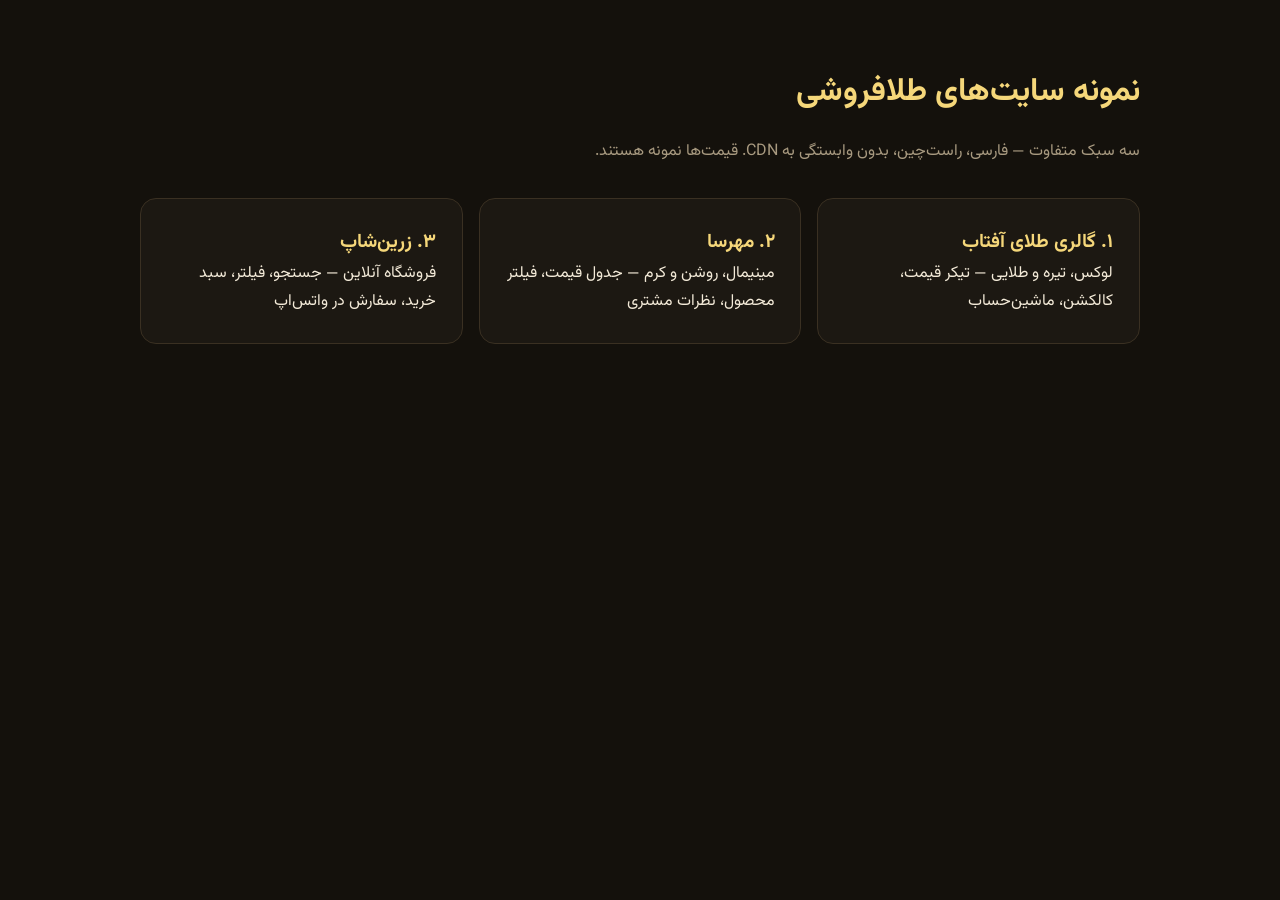
<file: index.html>
<!doctype html>
<html lang="fa" dir="rtl">
<head>
<meta charset="utf-8"><meta name="viewport" content="width=device-width, initial-scale=1">
<title>نمونه سایت‌های طلافروشی</title>
<link rel="stylesheet" href="shared/fonts.css">
<style>
body{font-family:Vazirmatn,Tahoma,sans-serif;margin:0;background:#14110c;color:#f3ead8;line-height:1.8}
main{width:min(1000px,100% - 32px);margin:auto;padding-block:4rem}
h1{color:#f5d77a;margin:0 0 .5rem}p{color:#a89a80}
.g{display:grid;grid-template-columns:repeat(auto-fit,minmax(260px,1fr));gap:1rem;margin-top:2rem}
a{display:block;padding:1.6rem;border:1px solid #3a3022;border-radius:16px;color:inherit;text-decoration:none;background:#1c1812;transition:.2s}
a:hover{border-color:#d4af37;transform:translateY(-4px)}a b{display:block;font-size:1.2rem;color:#f5d77a}
</style>
</head>
<body><main>
<h1>نمونه سایت‌های طلافروشی</h1>
<p>سه سبک متفاوت — فارسی، راست‌چین، بدون وابستگی به CDN. قیمت‌ها نمونه هستند.</p>
<div class="g">
<a href="sample-1-luxury/index.html"><b>۱. گالری طلای آفتاب</b>لوکس، تیره و طلایی — تیکر قیمت، کالکشن، ماشین‌حساب</a>
<a href="sample-2-minimal/index.html"><b>۲. مهرسا</b>مینیمال، روشن و کرم — جدول قیمت، فیلتر محصول، نظرات مشتری</a>
<a href="sample-3-shop/index.html"><b>۳. زرین‌شاپ</b>فروشگاه آنلاین — جستجو، فیلتر، سبد خرید، سفارش در واتس‌اپ</a>
</div>
</main></body></html>
</file>
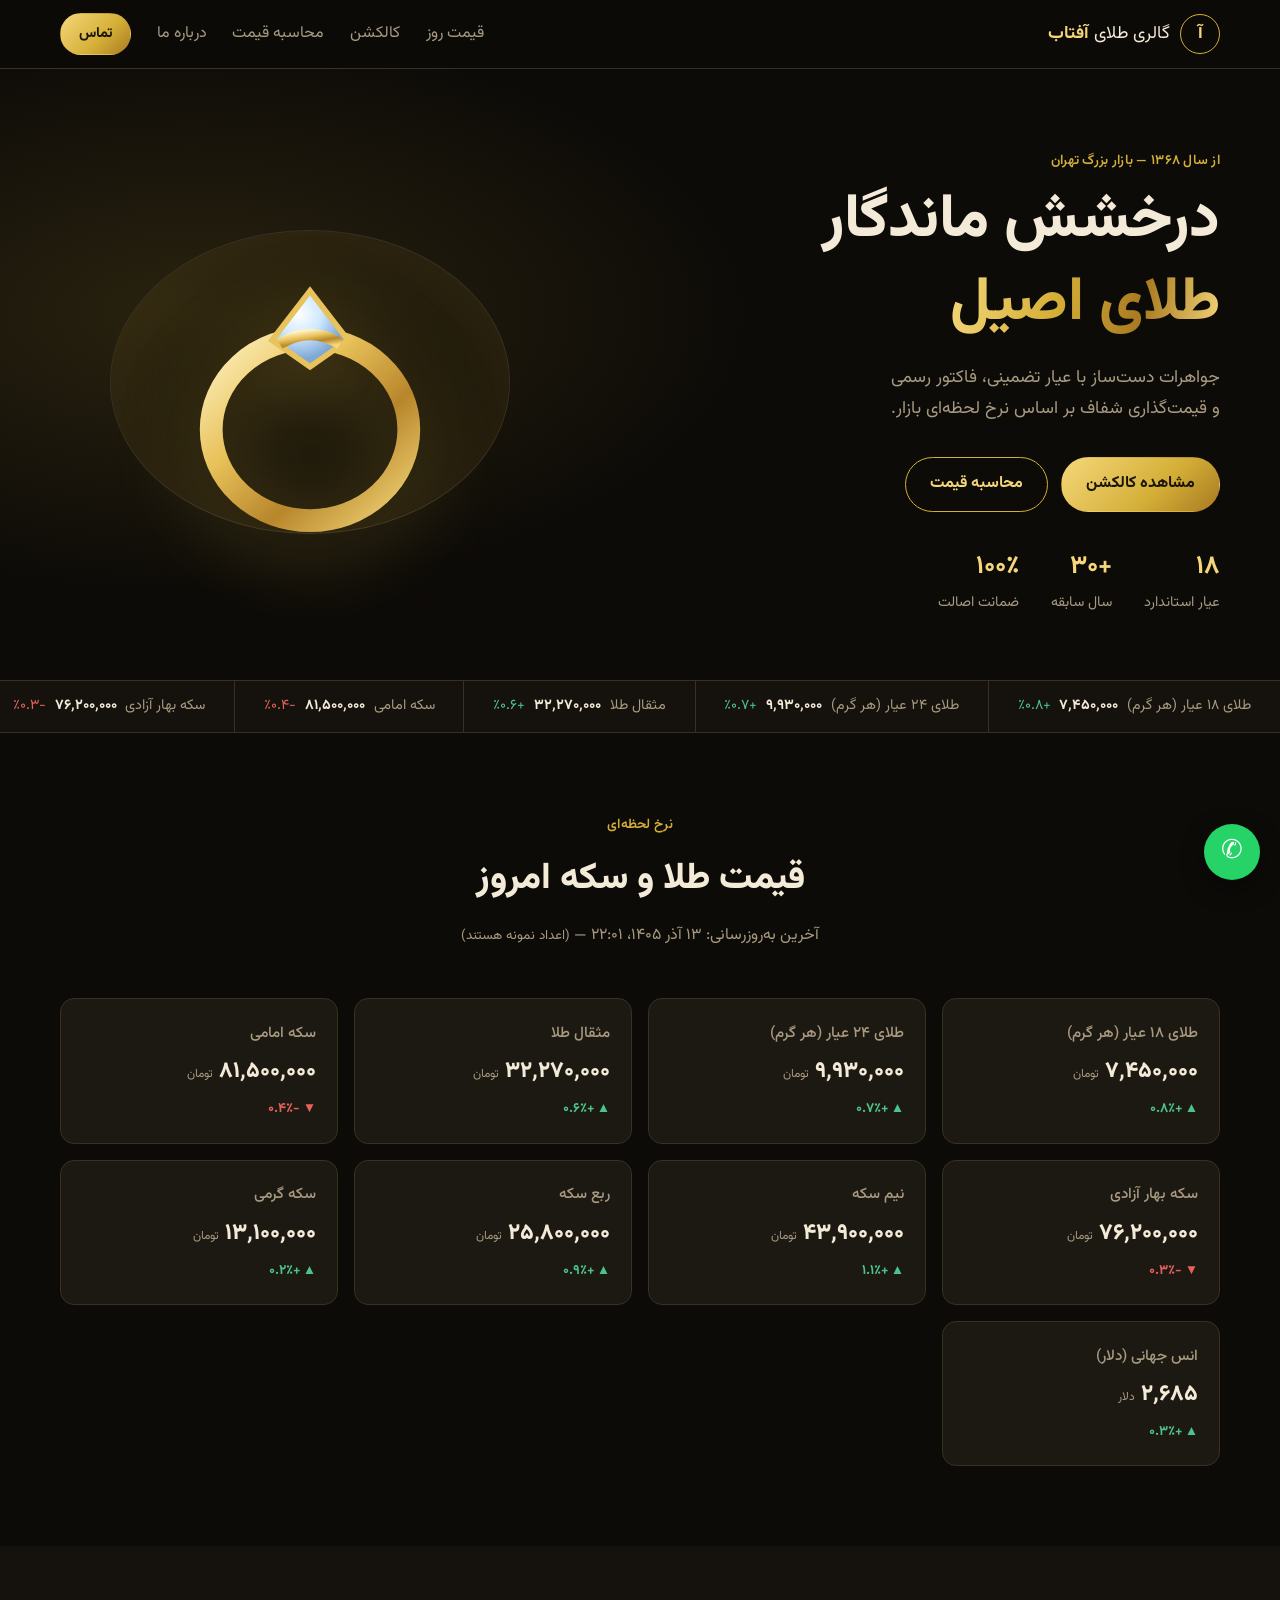
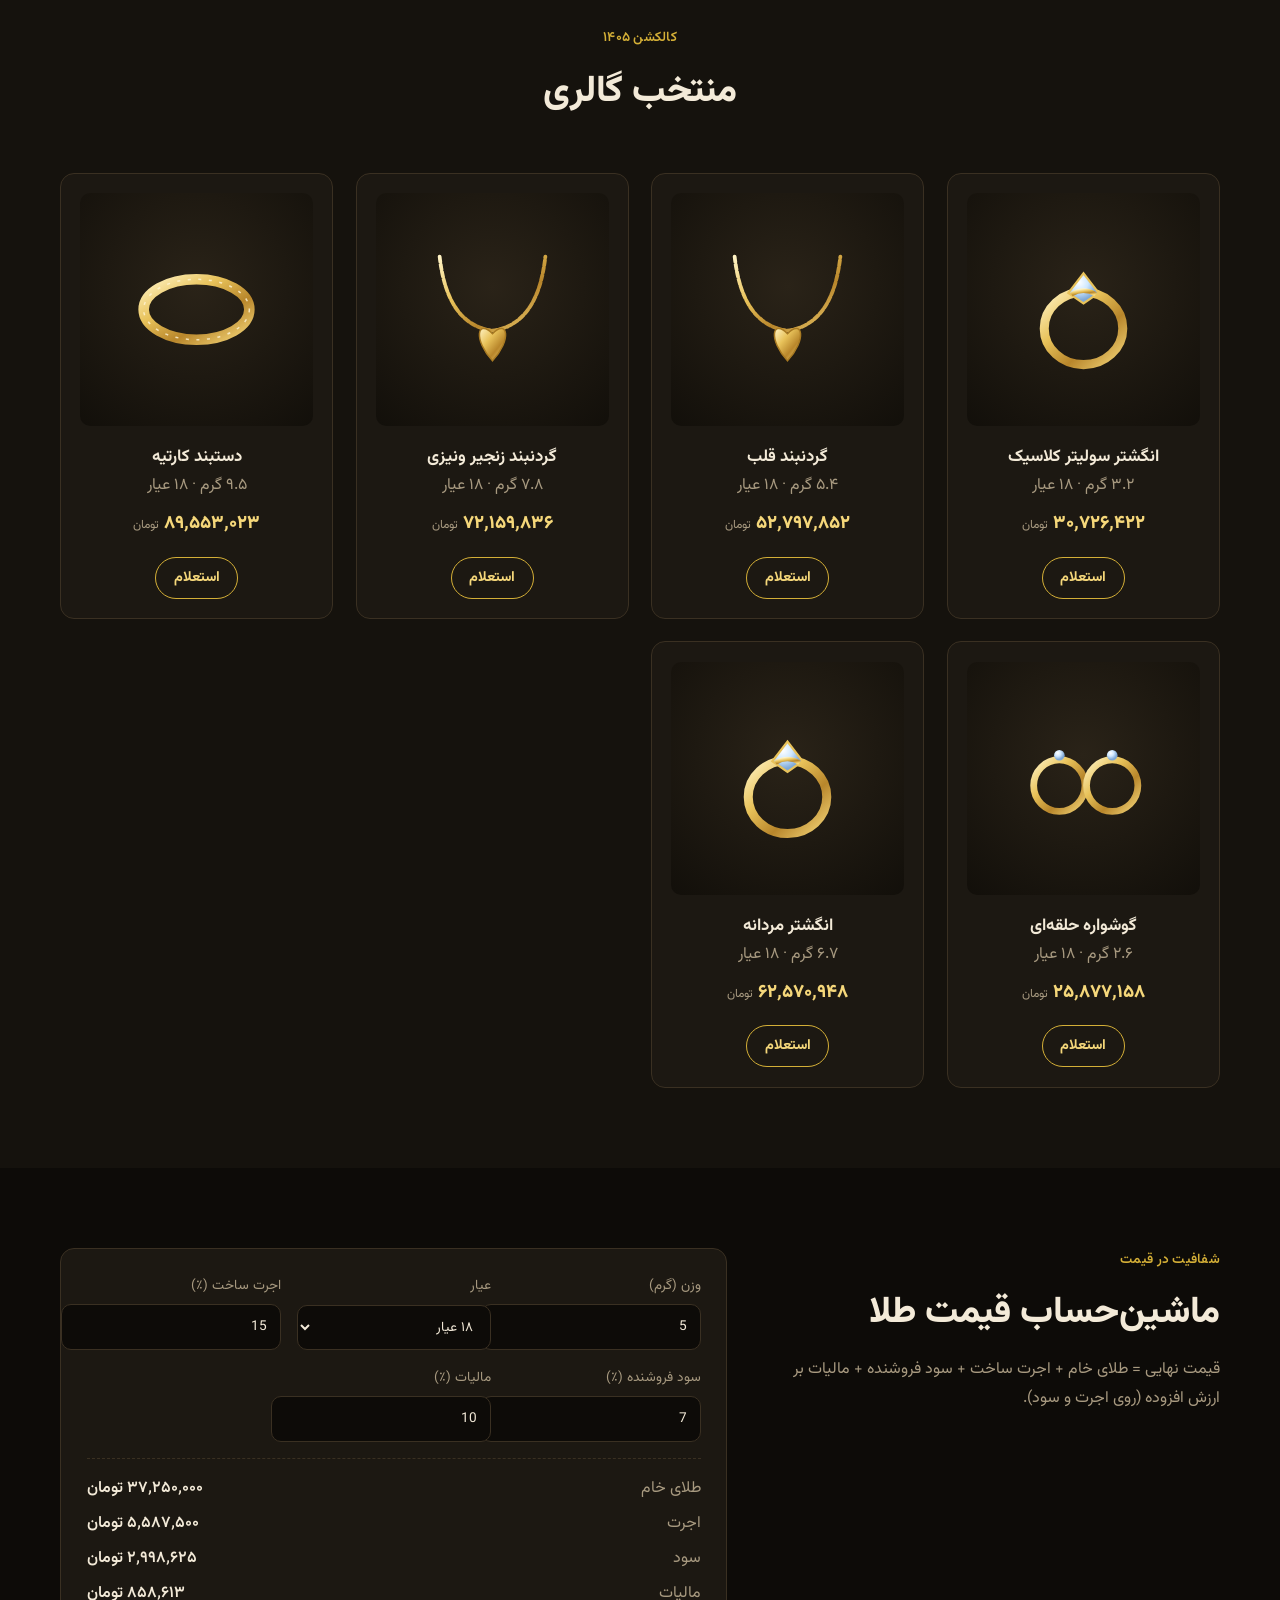
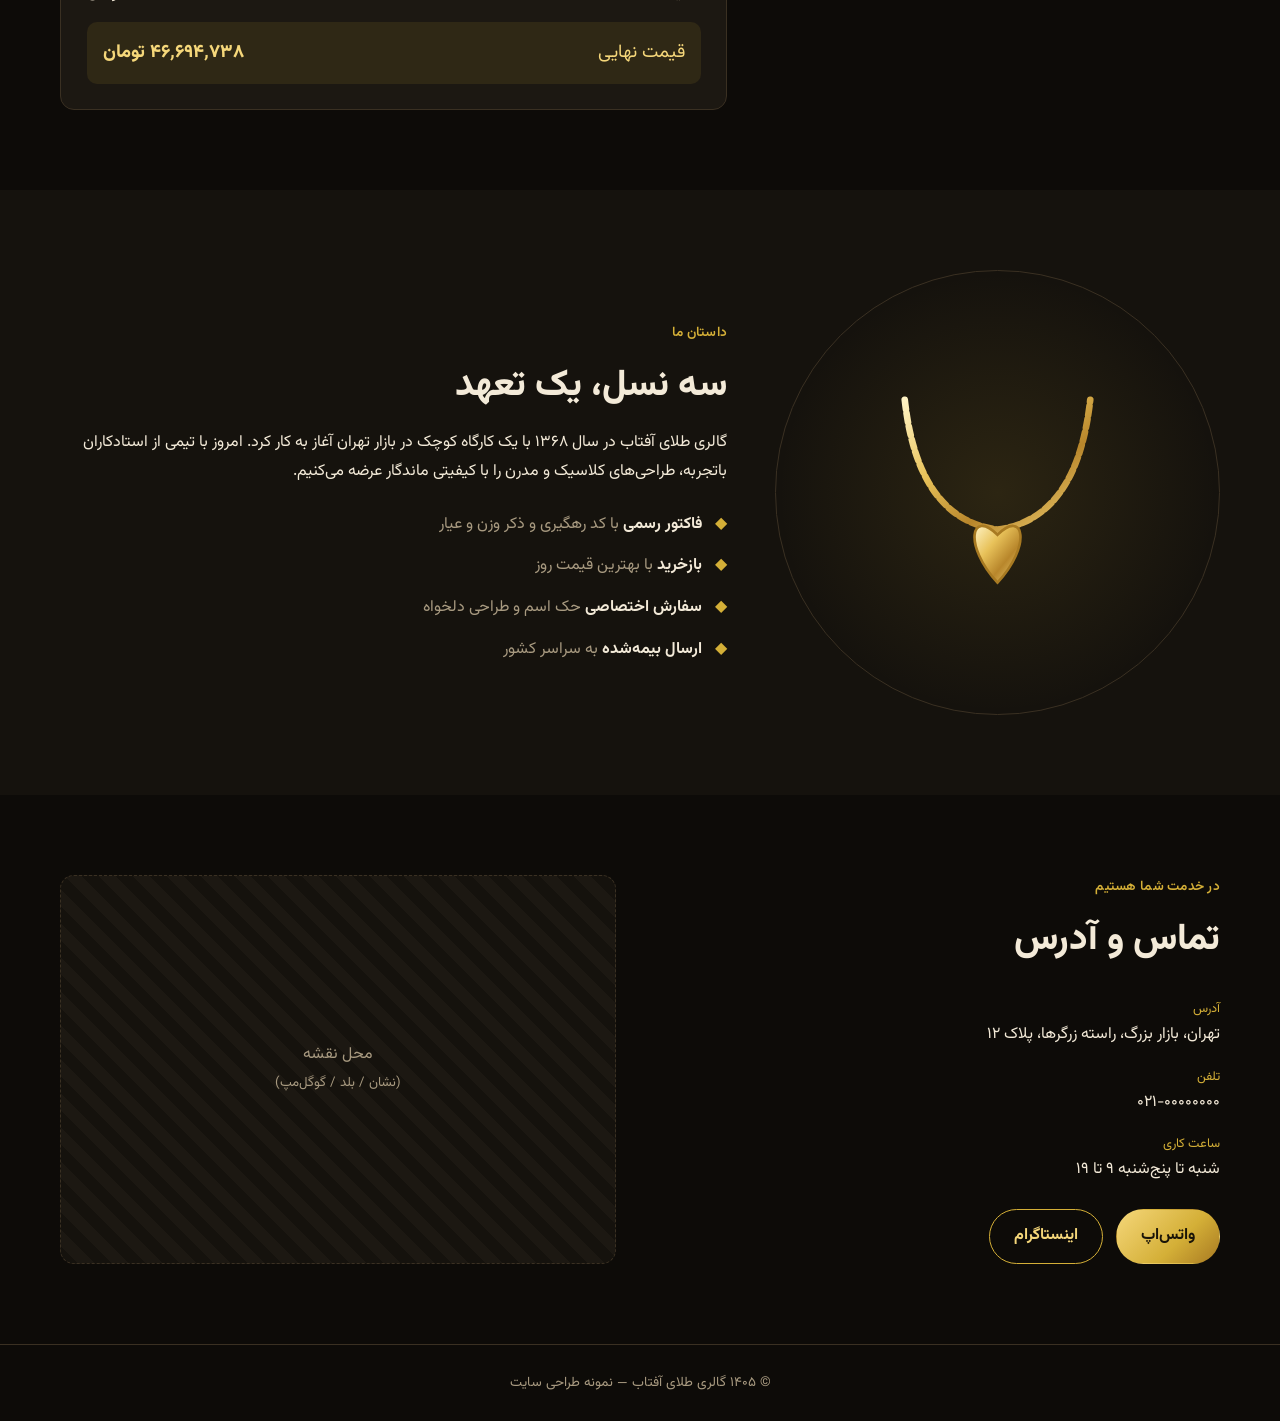
<file: sample-1-luxury/index.html>
<!doctype html>
<html lang="fa" dir="rtl">
<head>
  <meta charset="utf-8">
  <meta name="viewport" content="width=device-width, initial-scale=1">
  <title>گالری طلای آفتاب | طلا و جواهر لوکس</title>
  <meta name="description" content="گالری طلای آفتاب؛ طلا و جواهرات دست‌ساز، سکه و شمش با قیمت روز و ضمانت اصالت.">
  <meta name="theme-color" content="#0d0b08">
  <link rel="stylesheet" href="../shared/fonts.css">
  <link rel="stylesheet" href="style.css">
</head>
<body>
  <header class="topbar">
    <div class="wrap topbar__in">
      <a class="logo" href="#">
        <span class="logo__mark">آ</span>
        <span>گالری طلای <b>آفتاب</b></span>
      </a>
      <button class="menu-btn" aria-label="منو" aria-expanded="false">☰</button>
      <nav class="nav">
        <a href="#prices">قیمت روز</a>
        <a href="#collection">کالکشن</a>
        <a href="#calc">محاسبه قیمت</a>
        <a href="#about">درباره ما</a>
        <a href="#contact" class="btn btn--sm">تماس</a>
      </nav>
    </div>
  </header>

  <section class="hero">
    <div class="wrap hero__in">
      <div class="hero__text">
        <p class="eyebrow">از سال ۱۳۶۸ — بازار بزرگ تهران</p>
        <h1>درخشش ماندگار<br><span class="gold-text">طلای اصیل</span></h1>
        <p class="lead">جواهرات دست‌ساز با عیار تضمینی، فاکتور رسمی و قیمت‌گذاری شفاف بر اساس نرخ لحظه‌ای بازار.</p>
        <div class="hero__cta">
          <a href="#collection" class="btn">مشاهده کالکشن</a>
          <a href="#calc" class="btn btn--ghost">محاسبه قیمت</a>
        </div>
        <ul class="badges">
          <li><b>۱۸</b> عیار استاندارد</li>
          <li><b>+۳۰</b> سال سابقه</li>
          <li><b>۱۰۰٪</b> ضمانت اصالت</li>
        </ul>
      </div>
      <div class="hero__art" aria-hidden="true">
        <div class="ring-glow"></div>
        <img src="../shared/img/ring.svg" alt="">
      </div>
    </div>
  </section>

  <div class="ticker" aria-label="قیمت‌های لحظه‌ای">
    <div class="ticker__track" id="ticker"></div>
  </div>

  <section id="prices" class="section">
    <div class="wrap">
      <header class="section__head">
        <p class="eyebrow">نرخ لحظه‌ای</p>
        <h2>قیمت طلا و سکه امروز</h2>
        <p class="muted">آخرین به‌روزرسانی: <span id="updated"></span> — <small>(اعداد نمونه هستند)</small></p>
      </header>
      <div class="price-grid" id="price-grid"></div>
    </div>
  </section>

  <section id="collection" class="section section--alt">
    <div class="wrap">
      <header class="section__head">
        <p class="eyebrow">کالکشن ۱۴۰۵</p>
        <h2>منتخب گالری</h2>
      </header>
      <div class="products" id="products"></div>
    </div>
  </section>

  <section id="calc" class="section">
    <div class="wrap calc">
      <div>
        <p class="eyebrow">شفافیت در قیمت</p>
        <h2>ماشین‌حساب قیمت طلا</h2>
        <p class="muted">قیمت نهایی = طلای خام + اجرت ساخت + سود فروشنده + مالیات بر ارزش افزوده (روی اجرت و سود).</p>
      </div>
      <form class="calc__box" id="calc-form" onsubmit="return false">
        <label>وزن (گرم)<input data-calc="weight" inputmode="decimal" value="5"></label>
        <label>عیار
          <select data-calc="karat"><option value="18">۱۸ عیار</option><option value="21">۲۱ عیار</option><option value="24">۲۴ عیار</option></select>
        </label>
        <label>اجرت ساخت (٪)<input data-calc="wage" inputmode="decimal" value="15"></label>
        <label>سود فروشنده (٪)<input data-calc="profit" inputmode="decimal" value="7"></label>
        <label>مالیات (٪)<input data-calc="tax" inputmode="decimal" value="10"></label>
        <dl class="calc__out">
          <div><dt>طلای خام</dt><dd><span data-out="base"></span> تومان</dd></div>
          <div><dt>اجرت</dt><dd><span data-out="wage"></span> تومان</dd></div>
          <div><dt>سود</dt><dd><span data-out="profit"></span> تومان</dd></div>
          <div><dt>مالیات</dt><dd><span data-out="tax"></span> تومان</dd></div>
          <div class="total"><dt>قیمت نهایی</dt><dd><span data-out="total"></span> تومان</dd></div>
        </dl>
      </form>
    </div>
  </section>

  <section id="about" class="section section--alt">
    <div class="wrap about">
      <div class="about__art" aria-hidden="true"><img src="../shared/img/necklace.svg" alt=""></div>
      <div>
        <p class="eyebrow">داستان ما</p>
        <h2>سه نسل، یک تعهد</h2>
        <p>گالری طلای آفتاب در سال ۱۳۶۸ با یک کارگاه کوچک در بازار تهران آغاز به کار کرد. امروز با تیمی از استادکاران باتجربه، طراحی‌های کلاسیک و مدرن را با کیفیتی ماندگار عرضه می‌کنیم.</p>
        <ul class="features">
          <li><b>فاکتور رسمی</b> با کد رهگیری و ذکر وزن و عیار</li>
          <li><b>بازخرید</b> با بهترین قیمت روز</li>
          <li><b>سفارش اختصاصی</b> حک اسم و طراحی دلخواه</li>
          <li><b>ارسال بیمه‌شده</b> به سراسر کشور</li>
        </ul>
      </div>
    </div>
  </section>

  <section id="contact" class="section">
    <div class="wrap contact">
      <div>
        <p class="eyebrow">در خدمت شما هستیم</p>
        <h2>تماس و آدرس</h2>
        <ul class="contact__list">
          <li><span>آدرس</span>تهران، بازار بزرگ، راسته زرگرها، پلاک ۱۲</li>
          <li><span>تلفن</span><a href="tel:+982100000000" dir="ltr">۰۲۱-۰۰۰۰۰۰۰۰</a></li>
          <li><span>ساعت کاری</span>شنبه تا پنج‌شنبه ۹ تا ۱۹</li>
        </ul>
        <div class="socials">
          <a class="btn" href="https://wa.me/989000000000">واتس‌اپ</a>
          <a class="btn btn--ghost" href="https://instagram.com/">اینستاگرام</a>
        </div>
      </div>
      <div class="map" aria-label="نقشه (جایگزین)">
        <span>محل نقشه<br><small>(نشان / بلد / گوگل‌مپ)</small></span>
      </div>
    </div>
  </section>

  <footer class="footer">
    <div class="wrap">© ۱۴۰۵ گالری طلای آفتاب — نمونه طراحی سایت</div>
  </footer>

  <a class="wa-float" href="https://wa.me/989000000000" aria-label="واتس‌اپ">✆</a>

  <script src="../shared/gold.js"></script>
  <script src="app.js"></script>
</body>
</html>
</file>
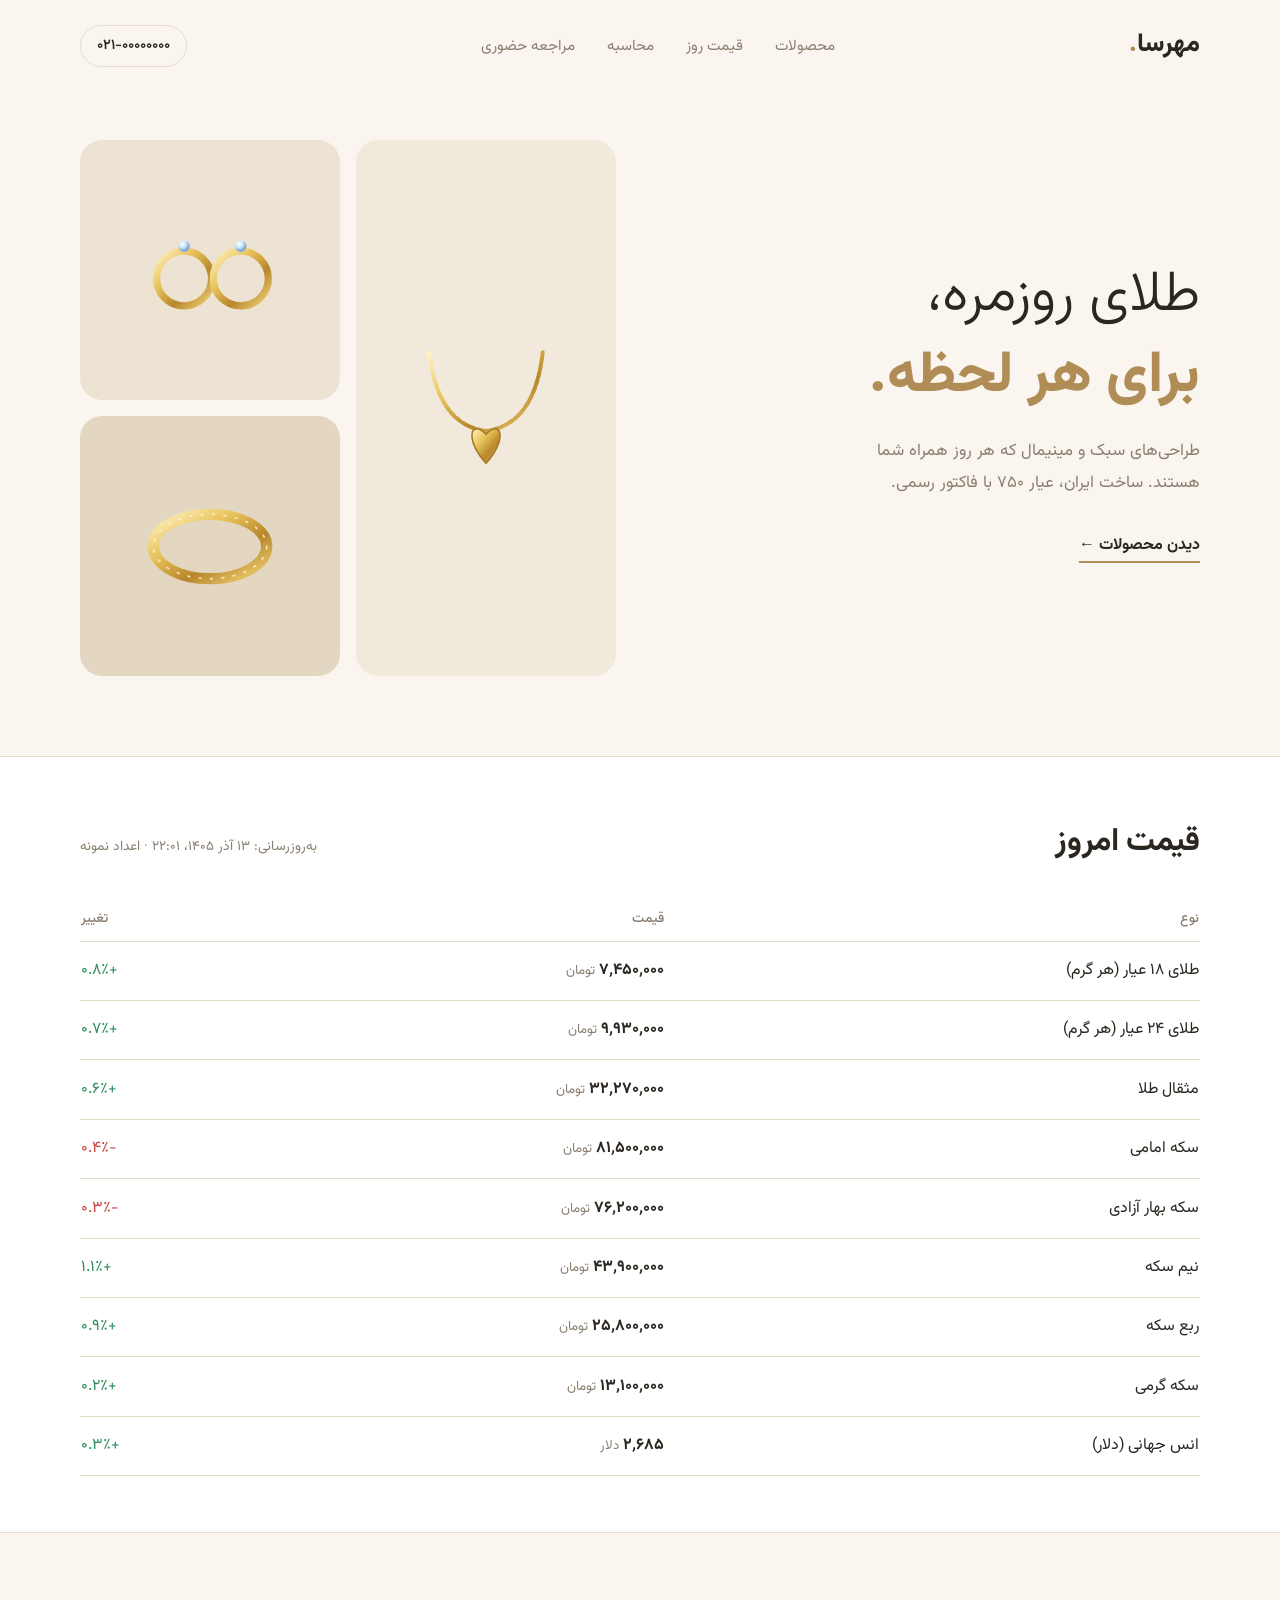
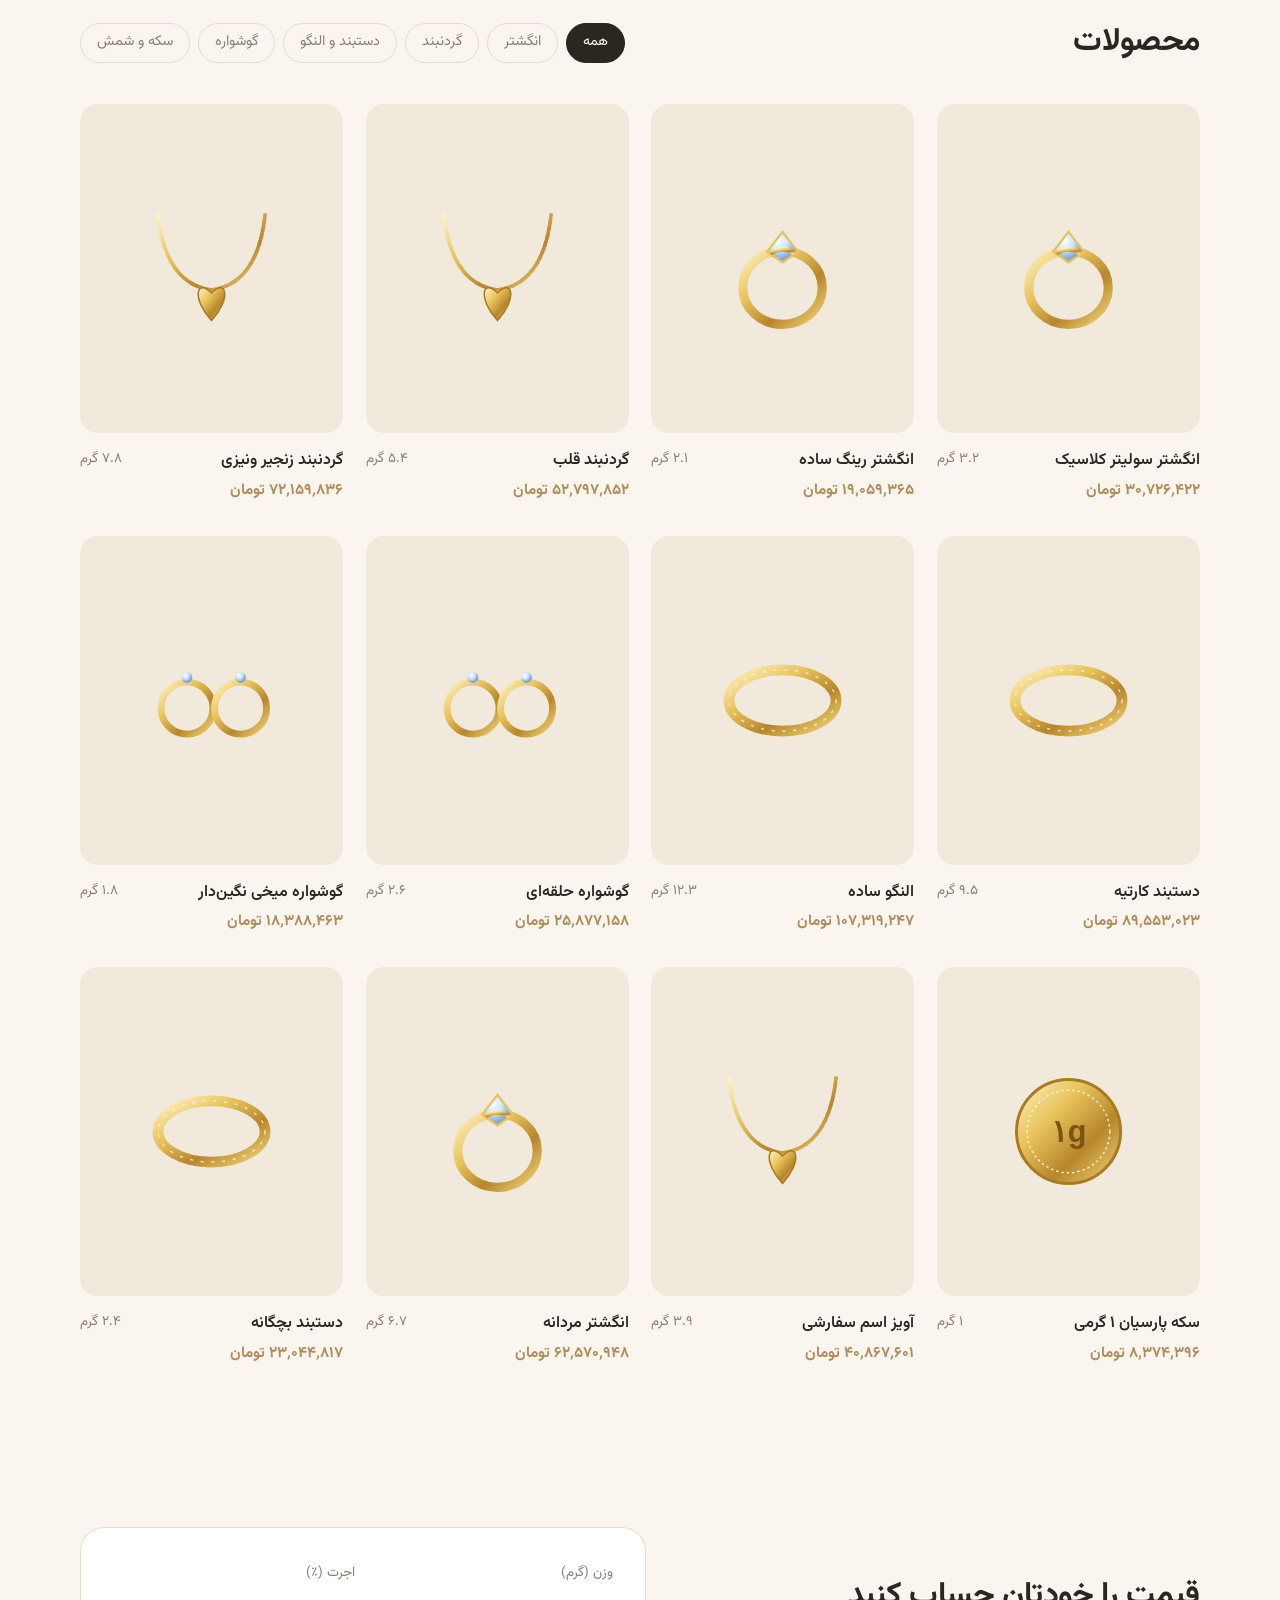
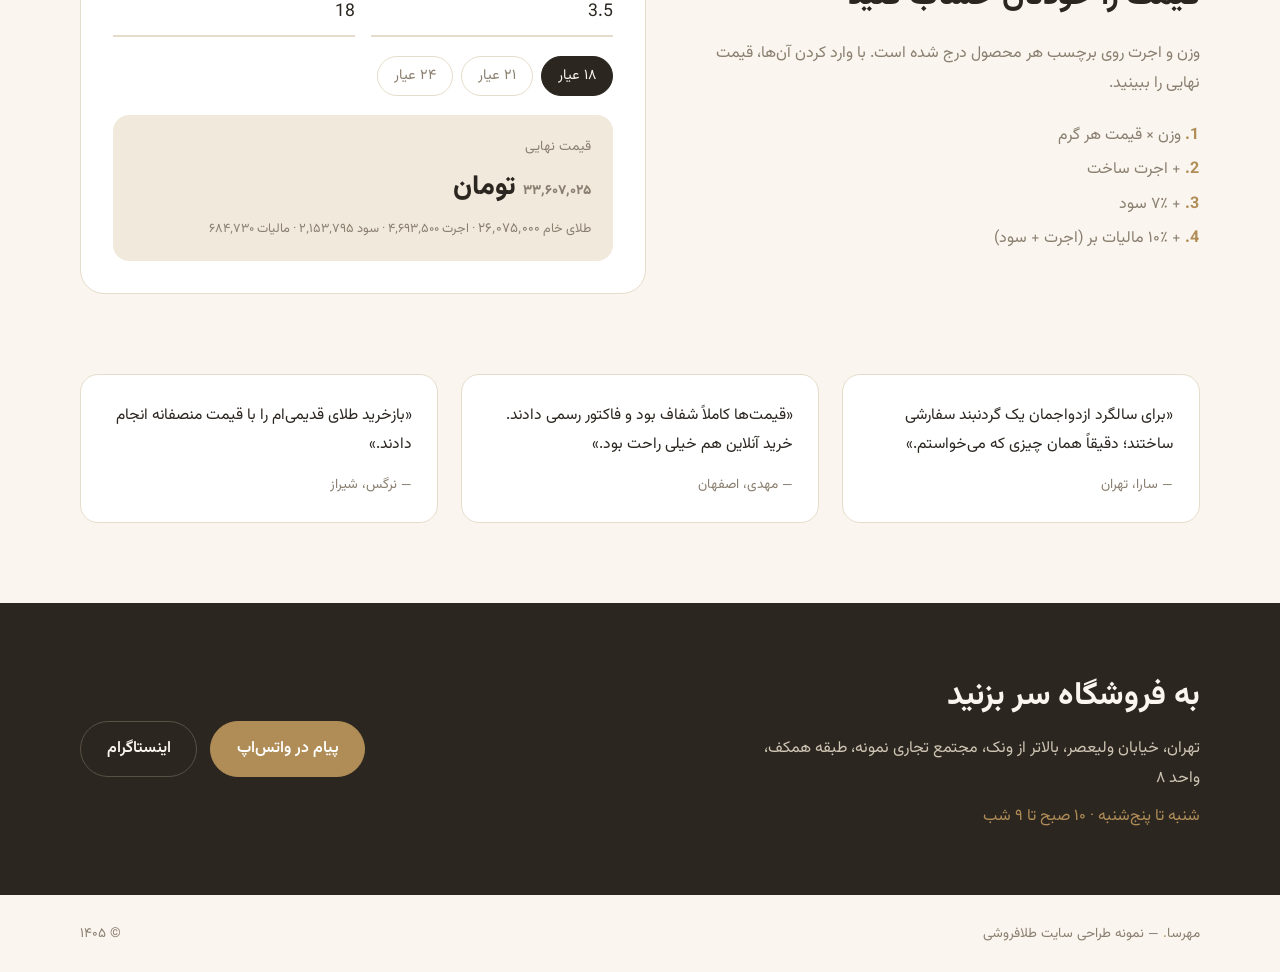
<file: sample-2-minimal/index.html>
<!doctype html>
<html lang="fa" dir="rtl">
<head>
  <meta charset="utf-8">
  <meta name="viewport" content="width=device-width, initial-scale=1">
  <title>طلا و جواهر مهرسا | زیبایی در سادگی</title>
  <meta name="description" content="طلا و جواهر مهرسا؛ طراحی‌های مینیمال و روزمره، قیمت لحظه‌ای طلا و سکه، ماشین‌حساب قیمت.">
  <meta name="theme-color" content="#faf6ef">
  <link rel="stylesheet" href="../shared/fonts.css">
  <link rel="stylesheet" href="style.css">
</head>
<body>
  <header class="head wrap">
    <a href="#" class="brand">مهرسا<span>.</span></a>
    <nav class="links">
      <a href="#shop">محصولات</a>
      <a href="#rates">قیمت روز</a>
      <a href="#calc">محاسبه</a>
      <a href="#visit">مراجعه حضوری</a>
    </nav>
    <a href="tel:+982100000000" class="call" dir="ltr">۰۲۱-۰۰۰۰۰۰۰۰</a>
  </header>

  <main>
    <section class="hero wrap">
      <div class="hero__copy">
        <h1>طلای روزمره،<br><em>برای هر لحظه.</em></h1>
        <p>طراحی‌های سبک و مینیمال که هر روز همراه شما هستند. ساخت ایران، عیار ۷۵۰ با فاکتور رسمی.</p>
        <a href="#shop" class="link-arrow">دیدن محصولات ←</a>
      </div>
      <div class="hero__tiles">
        <div class="tile tile--a"><img src="../shared/img/necklace.svg" alt=""></div>
        <div class="tile tile--b"><img src="../shared/img/earring.svg" alt=""></div>
        <div class="tile tile--c"><img src="../shared/img/bracelet.svg" alt=""></div>
      </div>
    </section>

    <section id="rates" class="rates">
      <div class="wrap">
        <div class="rates__head">
          <h2>قیمت امروز</h2>
          <span class="stamp">به‌روزرسانی: <span id="updated"></span> · اعداد نمونه</span>
        </div>
        <table class="rate-table">
          <thead><tr><th>نوع</th><th>قیمت</th><th>تغییر</th></tr></thead>
          <tbody id="rate-rows"></tbody>
        </table>
      </div>
    </section>

    <section id="shop" class="wrap block">
      <div class="block__head">
        <h2>محصولات</h2>
        <div class="chips" id="chips"></div>
      </div>
      <div class="grid" id="grid"></div>
    </section>

    <section id="calc" class="wrap block calc">
      <div class="calc__intro">
        <h2>قیمت را خودتان حساب کنید</h2>
        <p>وزن و اجرت روی برچسب هر محصول درج شده است. با وارد کردن آن‌ها، قیمت نهایی را ببینید.</p>
        <ol class="formula">
          <li>وزن × قیمت هر گرم</li>
          <li>+ اجرت ساخت</li>
          <li>+ ۷٪ سود</li>
          <li>+ ۱۰٪ مالیات بر (اجرت + سود)</li>
        </ol>
      </div>
      <form id="calc-form" class="calc__form" onsubmit="return false">
        <div class="row">
          <label>وزن (گرم)<input data-calc="weight" inputmode="decimal" value="3.5"></label>
          <label>اجرت (٪)<input data-calc="wage" inputmode="decimal" value="18"></label>
        </div>
        <div class="seg" role="radiogroup" aria-label="عیار">
          <input type="hidden" data-calc="karat" value="18" id="karat">
          <button type="button" class="on" data-k="18">۱۸ عیار</button>
          <button type="button" data-k="21">۲۱ عیار</button>
          <button type="button" data-k="24">۲۴ عیار</button>
        </div>
        <div class="result">
          <span>قیمت نهایی</span>
          <strong><span data-out="total"></span> تومان</strong>
          <small>طلای خام <span data-out="base"></span> · اجرت <span data-out="wage"></span> · سود <span data-out="profit"></span> · مالیات <span data-out="tax"></span></small>
        </div>
      </form>
    </section>

    <section class="wrap block quotes">
      <blockquote>«برای سالگرد ازدواجمان یک گردنبند سفارشی ساختند؛ دقیقاً همان چیزی که می‌خواستم.»<cite>— سارا، تهران</cite></blockquote>
      <blockquote>«قیمت‌ها کاملاً شفاف بود و فاکتور رسمی دادند. خرید آنلاین هم خیلی راحت بود.»<cite>— مهدی، اصفهان</cite></blockquote>
      <blockquote>«بازخرید طلای قدیمی‌ام را با قیمت منصفانه انجام دادند.»<cite>— نرگس، شیراز</cite></blockquote>
    </section>

    <section id="visit" class="visit">
      <div class="wrap visit__in">
        <div>
          <h2>به فروشگاه سر بزنید</h2>
          <p>تهران، خیابان ولیعصر، بالاتر از ونک، مجتمع تجاری نمونه، طبقه همکف، واحد ۸</p>
          <p class="hours">شنبه تا پنج‌شنبه · ۱۰ صبح تا ۹ شب</p>
        </div>
        <div class="visit__cta">
          <a href="https://wa.me/989000000000" class="pill pill--dark">پیام در واتس‌اپ</a>
          <a href="https://instagram.com/" class="pill">اینستاگرام</a>
        </div>
      </div>
    </section>
  </main>

  <footer class="foot wrap">
    <span>مهرسا<span class="dot">.</span> — نمونه طراحی سایت طلافروشی</span>
    <span>© ۱۴۰۵</span>
  </footer>

  <script src="../shared/gold.js"></script>
  <script src="app.js"></script>
</body>
</html>
</file>
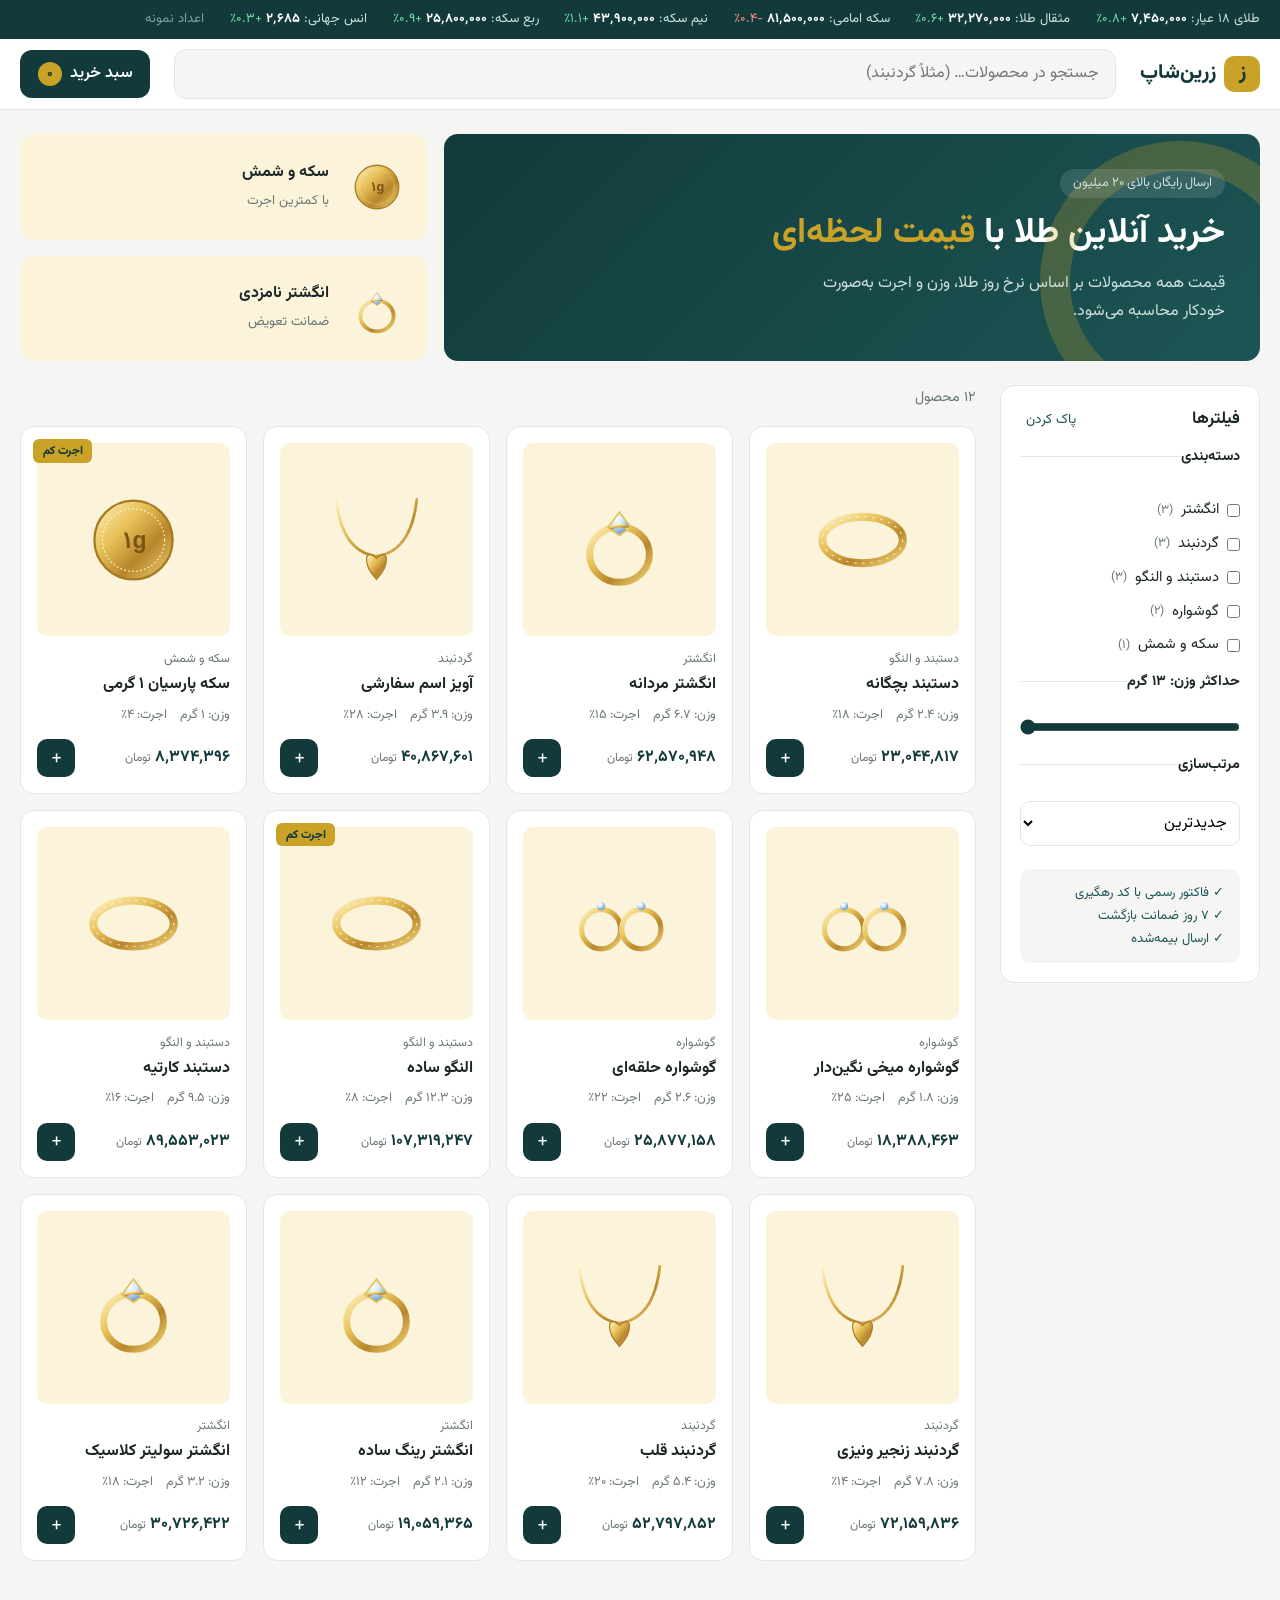
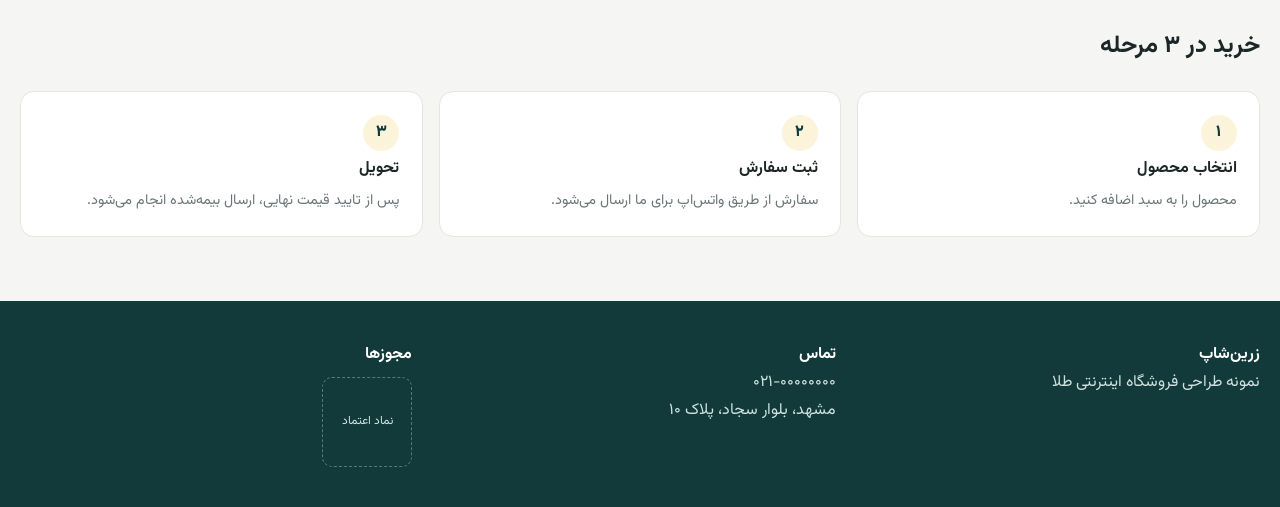
<file: sample-3-shop/index.html>
<!doctype html>
<html lang="fa" dir="rtl">
<head>
  <meta charset="utf-8">
  <meta name="viewport" content="width=device-width, initial-scale=1">
  <title>زرین‌شاپ | فروشگاه آنلاین طلا</title>
  <meta name="description" content="زرین‌شاپ؛ خرید آنلاین طلا با قیمت لحظه‌ای، فیلتر بر اساس دسته و وزن، ثبت سفارش سریع.">
  <meta name="theme-color" content="#123a3a">
  <link rel="stylesheet" href="../shared/fonts.css">
  <link rel="stylesheet" href="style.css">
</head>
<body>
  <div class="strip">
    <div class="wrap strip__in" id="strip"></div>
  </div>

  <header class="bar">
    <div class="wrap bar__in">
      <a href="#" class="logo"><span class="logo__icon">ز</span>زرین‌شاپ</a>
      <label class="search">
        <span class="sr">جستجو</span>
        <input id="q" type="search" placeholder="جستجو در محصولات… (مثلاً گردنبند)">
      </label>
      <button class="cart-btn" id="open-cart" aria-label="سبد خرید">
        سبد خرید <span class="count" id="count">۰</span>
      </button>
    </div>
  </header>

  <section class="promo wrap">
    <div class="promo__main">
      <p class="tag">ارسال رایگان بالای ۲۰ میلیون</p>
      <h1>خرید آنلاین طلا با <b>قیمت لحظه‌ای</b></h1>
      <p>قیمت همه محصولات بر اساس نرخ روز طلا، وزن و اجرت به‌صورت خودکار محاسبه می‌شود.</p>
    </div>
    <div class="promo__side">
      <div class="mini"><img src="../shared/img/coin.svg" alt=""><span>سکه و شمش<br><small>با کمترین اجرت</small></span></div>
      <div class="mini"><img src="../shared/img/ring.svg" alt=""><span>انگشتر نامزدی<br><small>ضمانت تعویض</small></span></div>
    </div>
  </section>

  <main class="wrap shop">
    <aside class="filters" id="filters">
      <div class="filters__head">
        <h2>فیلترها</h2>
        <button type="button" class="link" id="reset">پاک کردن</button>
      </div>
      <fieldset>
        <legend>دسته‌بندی</legend>
        <div id="cats"></div>
      </fieldset>
      <fieldset>
        <legend>حداکثر وزن: <b id="wlabel"></b> گرم</legend>
        <input type="range" id="maxw" min="1" max="13" step="0.5" value="13">
      </fieldset>
      <fieldset>
        <legend>مرتب‌سازی</legend>
        <select id="sort">
          <option value="new">جدیدترین</option>
          <option value="cheap">ارزان‌ترین</option>
          <option value="exp">گران‌ترین</option>
          <option value="light">سبک‌ترین</option>
        </select>
      </fieldset>
      <div class="trust">
        <p>✓ فاکتور رسمی با کد رهگیری</p>
        <p>✓ ۷ روز ضمانت بازگشت</p>
        <p>✓ ارسال بیمه‌شده</p>
      </div>
    </aside>

    <section>
      <div class="results">
        <button class="filter-toggle" id="toggle-filters" type="button">فیلترها ☰</button>
        <span id="result-count"></span>
      </div>
      <div class="catalog" id="catalog"></div>
    </section>
  </main>

  <section class="wrap how">
    <h2>خرید در ۳ مرحله</h2>
    <ol>
      <li><b>انتخاب محصول</b><span>محصول را به سبد اضافه کنید.</span></li>
      <li><b>ثبت سفارش</b><span>سفارش از طریق واتس‌اپ برای ما ارسال می‌شود.</span></li>
      <li><b>تحویل</b><span>پس از تایید قیمت نهایی، ارسال بیمه‌شده انجام می‌شود.</span></li>
    </ol>
  </section>

  <footer class="footer">
    <div class="wrap footer__in">
      <div><b>زرین‌شاپ</b><p>نمونه طراحی فروشگاه اینترنتی طلا</p></div>
      <div><b>تماس</b><p dir="ltr" class="ltr-start">۰۲۱-۰۰۰۰۰۰۰۰</p><p>مشهد، بلوار سجاد، پلاک ۱۰</p></div>
      <div><b>مجوزها</b><div class="badge-box">نماد اعتماد</div></div>
    </div>
  </footer>

  <div class="overlay" id="overlay" hidden></div>
  <aside class="drawer" id="drawer" aria-label="سبد خرید" aria-hidden="true">
    <div class="drawer__head">
      <h2>سبد خرید</h2>
      <button type="button" id="close-cart" aria-label="بستن">✕</button>
    </div>
    <ul class="drawer__list" id="cart-list"></ul>
    <div class="drawer__foot">
      <div class="sum"><span>جمع تقریبی</span><b id="cart-total">۰ تومان</b></div>
      <p class="note">قیمت نهایی در لحظه ثبت سفارش بر اساس نرخ روز تایید می‌شود.</p>
      <a class="btn btn--wa" id="checkout" href="#">ثبت سفارش در واتس‌اپ</a>
    </div>
  </aside>

  <div class="toast" id="toast" role="status"></div>

  <script src="../shared/gold.js"></script>
  <script src="app.js"></script>
</body>
</html>
</file>
<file: shared/fonts.css>
/* Vazirmatn — self-hosted (no CDN). License: shared/fonts/LICENSE-Vazirmatn.txt */
@font-face {
  font-family: "Vazirmatn";
  font-style: normal;
  font-display: swap;
  font-weight: 100 900;
  src: url("fonts/vazirmatn-arabic-wght-normal.woff2") format("woff2-variations");
  unicode-range: U+0600-06FF, U+0750-077F, U+0870-088E, U+0890-0891, U+0897-08E1, U+08E3-08FF, U+200C-200E, U+2010-2011, U+204F, U+2E41, U+FB50-FDFF, U+FE70-FE74, U+FE76-FEFC;
}
@font-face {
  font-family: "Vazirmatn";
  font-style: normal;
  font-display: swap;
  font-weight: 100 900;
  src: url("fonts/vazirmatn-latin-wght-normal.woff2") format("woff2-variations");
  unicode-range: U+0000-00FF, U+0131, U+0152-0153, U+02BB-02BC, U+02C6, U+02DA, U+02DC, U+0304, U+0308, U+0329, U+2000-206F, U+20AC, U+2122, U+2191, U+2193, U+2212, U+2215, U+FEFF, U+FFFD;
}
</file>
<file: sample-1-luxury/style.css>
:root {
  --bg: #0d0b08;
  --bg-2: #15120d;
  --card: #1c1812;
  --line: #3a3022;
  --text: #f3ead8;
  --muted: #a89a80;
  --gold: #d4af37;
  --gold-2: #f5d77a;
  --up: #4cc38a;
  --down: #e5615b;
  --radius: 14px;
}
* { box-sizing: border-box; margin: 0; }
html { scroll-behavior: smooth; }
body {
  font-family: "Vazirmatn", Tahoma, sans-serif;
  background: var(--bg);
  color: var(--text);
  line-height: 1.8;
  -webkit-font-smoothing: antialiased;
}
img { max-width: 100%; display: block; }
a { color: inherit; text-decoration: none; }
.wrap { width: min(1160px, 100% - 32px); margin-inline: auto; }
.muted { color: var(--muted); }
.eyebrow { color: var(--gold); font-size: .85rem; letter-spacing: .02em; font-weight: 600; margin-block-end: .5rem; }
.gold-text {
  background: linear-gradient(100deg, var(--gold-2), var(--gold) 40%, #a87a22 70%, var(--gold-2));
  -webkit-background-clip: text; background-clip: text; color: transparent;
}

/* buttons */
.btn {
  display: inline-flex; align-items: center; justify-content: center; gap: .5rem;
  padding: .75rem 1.5rem; border-radius: 999px; font-weight: 700;
  background: linear-gradient(135deg, var(--gold-2), var(--gold) 60%, #a87a22);
  color: #1a1408; border: 1px solid transparent; cursor: pointer;
  transition: transform .2s, box-shadow .2s;
}
.btn:hover { transform: translateY(-2px); box-shadow: 0 8px 24px -8px rgba(212,175,55,.6); }
.btn--ghost { background: transparent; color: var(--gold-2); border-color: var(--gold); }
.btn--sm { padding: .45rem 1.1rem; font-size: .9rem; }

/* header */
.topbar { position: sticky; top: 0; z-index: 20; background: rgba(13,11,8,.85); backdrop-filter: blur(10px); border-block-end: 1px solid var(--line); }
.topbar__in { display: flex; align-items: center; justify-content: space-between; min-height: 68px; }
.logo { display: flex; align-items: center; gap: .6rem; font-size: 1.1rem; }
.logo b { color: var(--gold-2); }
.logo__mark {
  width: 40px; height: 40px; border-radius: 50%; display: grid; place-items: center;
  border: 1.5px solid var(--gold); color: var(--gold-2); font-weight: 800;
}
.nav { display: flex; align-items: center; gap: 1.6rem; }
.nav a:not(.btn) { color: var(--muted); transition: color .2s; }
.nav a:not(.btn):hover { color: var(--gold-2); }
.menu-btn { display: none; background: none; border: 1px solid var(--line); color: var(--text); border-radius: 8px; padding: .3rem .7rem; font-size: 1.2rem; }

/* hero */
.hero { position: relative; overflow: hidden; padding-block: 5rem 4rem;
  background: radial-gradient(800px 400px at 15% 40%, rgba(212,175,55,.14), transparent 70%); }
.hero__in { display: grid; grid-template-columns: 1.1fr .9fr; gap: 3rem; align-items: center; }
.hero h1 { font-size: clamp(2.2rem, 5vw, 3.8rem); line-height: 1.35; font-weight: 800; margin-block: .5rem 1rem; }
.lead { color: var(--muted); font-size: 1.1rem; max-width: 34ch; }
.hero__cta { display: flex; flex-wrap: wrap; gap: .8rem; margin-block: 2rem; }
.badges { display: flex; flex-wrap: wrap; gap: 2rem; padding: 0; list-style: none; color: var(--muted); font-size: .9rem; }
.badges b { display: block; color: var(--gold-2); font-size: 1.6rem; }
.hero__art { position: relative; display: grid; place-items: center; }
.hero__art img { width: min(380px, 80%); filter: drop-shadow(0 20px 40px rgba(212,175,55,.35)); animation: float 6s ease-in-out infinite; }
.ring-glow { position: absolute; inset: 10%; border-radius: 50%; border: 1px solid var(--line);
  box-shadow: 0 0 120px 10px rgba(212,175,55,.12) inset; }
@keyframes float { 50% { transform: translateY(-14px) rotate(-3deg); } }

/* ticker */
.ticker { overflow: hidden; border-block: 1px solid var(--line); background: var(--bg-2); }
.ticker__track { display: flex; width: max-content; animation: tick 40s linear infinite; }
.ticker__track span { padding: .8rem 1.8rem; white-space: nowrap; color: var(--muted); font-size: .9rem; border-inline-end: 1px solid var(--line); }
.ticker__track b { color: var(--text); margin-inline: .3rem; }
.ticker:hover .ticker__track { animation-play-state: paused; }
i.up { color: var(--up); font-style: normal; } i.down { color: var(--down); font-style: normal; }
@keyframes tick { to { transform: translateX(50%); } }

/* sections */
.section { padding-block: 5rem; }
.section--alt { background: var(--bg-2); }
.section__head { text-align: center; margin-block-end: 3rem; }
h2 { font-size: clamp(1.6rem, 3vw, 2.3rem); font-weight: 800; margin-block-end: .6rem; }

/* prices */
.price-grid { display: grid; grid-template-columns: repeat(auto-fill, minmax(220px, 1fr)); gap: 1rem; }
.price { background: var(--card); border: 1px solid var(--line); border-radius: var(--radius); padding: 1.3rem; transition: border-color .2s; }
.price:hover { border-color: var(--gold); }
.price h3 { font-size: .95rem; color: var(--muted); font-weight: 500; }
.price__val { font-size: 1.4rem; font-weight: 800; margin-block: .3rem; }
.price__val small, .card__price small { font-size: .75rem; color: var(--muted); font-weight: 400; }
.chg { font-size: .85rem; font-weight: 700; }
.chg.up { color: var(--up); } .chg.down { color: var(--down); }

/* products */
.products { display: grid; grid-template-columns: repeat(auto-fill, minmax(250px, 1fr)); gap: 1.4rem; }
.card { background: var(--card); border: 1px solid var(--line); border-radius: var(--radius); padding: 1.2rem; text-align: center; transition: transform .25s, border-color .25s; }
.card:hover { transform: translateY(-6px); border-color: var(--gold); }
.card__img { aspect-ratio: 1; border-radius: 10px; display: grid; place-items: center; margin-block-end: 1rem;
  background: radial-gradient(circle at 50% 40%, #2a2318, #120f0a); }
.card__img img { width: 65%; }
.card h3 { font-size: 1.05rem; }
.card__price { font-weight: 800; color: var(--gold-2); font-size: 1.15rem; margin-block: .4rem 1rem; }

/* calc */
.calc { display: grid; grid-template-columns: .8fr 1.2fr; gap: 3rem; align-items: start; }
.calc__box { background: var(--card); border: 1px solid var(--line); border-radius: var(--radius); padding: 1.6rem;
  display: grid; grid-template-columns: repeat(auto-fill, minmax(150px, 1fr)); gap: 1rem; }
.calc__box label { display: grid; gap: .35rem; font-size: .85rem; color: var(--muted); }
.calc__box input, .calc__box select {
  font: inherit; color: var(--text); background: var(--bg); border: 1px solid var(--line);
  border-radius: 10px; padding: .6rem .8rem; outline: none;
}
.calc__box input:focus, .calc__box select:focus { border-color: var(--gold); }
.calc__out { grid-column: 1 / -1; border-block-start: 1px dashed var(--line); padding-block-start: 1rem; display: grid; gap: .4rem; }
.calc__out div { display: flex; justify-content: space-between; color: var(--muted); }
.calc__out dd { color: var(--text); font-weight: 600; }
.calc__out .total { margin-block-start: .4rem; padding: .9rem 1rem; border-radius: 10px; background: rgba(212,175,55,.1); color: var(--gold-2); font-size: 1.15rem; }
.calc__out .total dd { color: var(--gold-2); font-weight: 800; }

/* about */
.about { display: grid; grid-template-columns: .8fr 1.2fr; gap: 3rem; align-items: center; }
.about__art { aspect-ratio: 1; border-radius: 50%; border: 1px solid var(--line); display: grid; place-items: center;
  background: radial-gradient(circle, rgba(212,175,55,.12), transparent 70%); }
.about__art img { width: 60%; }
.features { list-style: none; padding: 0; margin-block-start: 1.5rem; display: grid; gap: .8rem; }
.features li { padding-inline-start: 1.6rem; position: relative; color: var(--muted); }
.features li::before { content: "◆"; position: absolute; inset-inline-start: 0; color: var(--gold); }
.features b { color: var(--text); }

/* contact */
.contact { display: grid; grid-template-columns: 1fr 1fr; gap: 3rem; }
.contact__list { list-style: none; padding: 0; display: grid; gap: 1rem; margin-block: 1.5rem; }
.contact__list span { display: block; font-size: .8rem; color: var(--gold); }
.socials { display: flex; gap: .8rem; flex-wrap: wrap; }
.map { min-height: 280px; border-radius: var(--radius); border: 1px dashed var(--line); display: grid; place-items: center; text-align: center; color: var(--muted);
  background: repeating-linear-gradient(45deg, var(--bg-2) 0 12px, var(--card) 12px 24px); }

.footer { border-block-start: 1px solid var(--line); padding-block: 1.6rem; text-align: center; color: var(--muted); font-size: .85rem; }
.wa-float { position: fixed; inset-block-end: 20px; inset-inline-start: 20px; width: 56px; height: 56px; border-radius: 50%;
  display: grid; place-items: center; font-size: 1.6rem; background: #25d366; color: #fff; box-shadow: 0 8px 24px rgba(0,0,0,.4); z-index: 30; }

@media (max-width: 860px) {
  .menu-btn { display: block; }
  .nav { position: absolute; inset-inline: 0; top: 68px; flex-direction: column; gap: 0; background: var(--bg-2);
    border-block-end: 1px solid var(--line); display: none; padding-block: .5rem; }
  .nav.open { display: flex; }
  .nav a { padding: .8rem; }
  .hero__in, .calc, .about, .contact { grid-template-columns: 1fr; }
  .hero { padding-block: 3rem; }
  .hero__art { order: -1; }
  .hero__art img { width: 200px; }
  .about__art { max-width: 260px; margin-inline: auto; }
  .section { padding-block: 3.5rem; }
}
@media (prefers-reduced-motion: reduce) {
  *, *::before { animation: none !important; transition: none !important; }
}
</file>
<file: sample-2-minimal/style.css>
:root {
  --bg: #faf6ef;
  --paper: #ffffff;
  --sand: #f1e9db;
  --ink: #2b2620;
  --muted: #8a7f70;
  --line: #e6dccb;
  --accent: #b08d57;
  --up: #2f8f5b;
  --down: #c4473f;
}
* { box-sizing: border-box; margin: 0; }
html { scroll-behavior: smooth; }
body { font-family: "Vazirmatn", Tahoma, sans-serif; background: var(--bg); color: var(--ink); line-height: 1.85; }
img { max-width: 100%; display: block; }
a { color: inherit; text-decoration: none; }
.wrap { width: min(1120px, 100% - 32px); margin-inline: auto; }
h2 { font-size: clamp(1.5rem, 2.6vw, 2rem); font-weight: 700; letter-spacing: -.01em; }

/* header */
.head { display: flex; align-items: center; justify-content: space-between; gap: 1rem; padding-block: 1.4rem; }
.brand { font-size: 1.6rem; font-weight: 800; }
.brand span, .dot { color: var(--accent); }
.links { display: flex; gap: 2rem; font-size: .95rem; color: var(--muted); }
.links a:hover { color: var(--ink); }
.call { font-weight: 600; font-size: .9rem; border: 1px solid var(--line); padding: .4rem 1rem; border-radius: 999px; }

/* hero */
.hero { display: grid; grid-template-columns: 1fr 1fr; gap: 3rem; align-items: center; padding-block: 3rem 5rem; }
.hero h1 { font-size: clamp(2.2rem, 5vw, 3.6rem); font-weight: 300; line-height: 1.4; }
.hero h1 em { font-style: normal; font-weight: 800; color: var(--accent); }
.hero p { color: var(--muted); max-width: 38ch; margin-block: 1.2rem 2rem; font-size: 1.05rem; }
.link-arrow { font-weight: 700; border-block-end: 2px solid var(--accent); padding-block-end: .2rem; }
.hero__tiles { display: grid; grid-template-columns: 1fr 1fr; grid-template-rows: 1fr 1fr; gap: 1rem; aspect-ratio: 1; }
.tile { border-radius: 22px; display: grid; place-items: center; }
.tile img { width: 62%; }
.tile--a { grid-row: span 2; background: var(--sand); }
.tile--b { background: #ece3d3; }
.tile--c { background: #e3d7c2; }

/* rates */
.rates { background: var(--paper); border-block: 1px solid var(--line); padding-block: 3.5rem; }
.rates__head { display: flex; justify-content: space-between; align-items: baseline; flex-wrap: wrap; gap: .5rem; margin-block-end: 1.5rem; }
.stamp { color: var(--muted); font-size: .85rem; }
.rate-table { width: 100%; border-collapse: collapse; }
.rate-table th { text-align: start; font-weight: 500; color: var(--muted); font-size: .85rem; padding-block: .6rem; border-block-end: 1px solid var(--line); }
.rate-table td { padding-block: .9rem; border-block-end: 1px solid var(--line); }
.rate-table td:nth-child(2) { font-weight: 700; }
.rate-table small { color: var(--muted); font-weight: 400; }
.rate-table th:last-child, .rate-table td:last-child { text-align: end; }
td.up { color: var(--up); } td.down { color: var(--down); }

/* product grid */
.block { padding-block: 5rem; }
.block__head { display: flex; justify-content: space-between; align-items: center; flex-wrap: wrap; gap: 1rem; margin-block-end: 2rem; }
.chips { display: flex; flex-wrap: wrap; gap: .5rem; }
.chips button, .seg button {
  font: inherit; font-size: .9rem; border: 1px solid var(--line); background: transparent; color: var(--muted);
  padding: .35rem 1rem; border-radius: 999px; cursor: pointer; transition: all .2s;
}
.chips button.on, .seg button.on { background: var(--ink); color: var(--bg); border-color: var(--ink); }
.grid { display: grid; grid-template-columns: repeat(auto-fill, minmax(230px, 1fr)); gap: 2rem 1.4rem; }
.item__img { aspect-ratio: 4/5; background: var(--sand); border-radius: 18px; display: grid; place-items: center; overflow: hidden; }
.item__img img { width: 58%; transition: transform .4s; }
.item:hover .item__img img { transform: scale(1.08); }
.item__meta { display: flex; justify-content: space-between; gap: .5rem; margin-block-start: .8rem; }
.item__meta h3 { font-size: 1rem; font-weight: 600; }
.item__meta span { color: var(--muted); font-size: .85rem; white-space: nowrap; }
.item__price { color: var(--accent); font-weight: 700; font-size: .95rem; }

/* calculator */
.calc { display: grid; grid-template-columns: 1fr 1fr; gap: 3rem; align-items: center; }
.calc__intro p { color: var(--muted); margin-block: .8rem 1.4rem; }
.formula { padding-inline-start: 1.2rem; color: var(--muted); display: grid; gap: .3rem; }
.formula li::marker { color: var(--accent); font-weight: 700; }
.calc__form { background: var(--paper); border: 1px solid var(--line); border-radius: 24px; padding: 2rem; display: grid; gap: 1.2rem; }
.row { display: grid; grid-template-columns: 1fr 1fr; gap: 1rem; }
.row label { display: grid; gap: .3rem; font-size: .85rem; color: var(--muted); }
.row input { font: inherit; font-size: 1.1rem; color: var(--ink); border: none; border-block-end: 2px solid var(--line); background: transparent; padding: .4rem 0; outline: none; }
.row input:focus { border-color: var(--accent); }
.seg { display: flex; gap: .5rem; flex-wrap: wrap; }
.result { background: var(--sand); border-radius: 16px; padding: 1.2rem 1.4rem; display: grid; gap: .2rem; }
.result span:first-child { color: var(--muted); font-size: .85rem; }
.result strong { font-size: 1.7rem; font-weight: 800; }
.result small { color: var(--muted); font-size: .8rem; }

/* quotes */
.quotes { display: grid; grid-template-columns: repeat(3, 1fr); gap: 1.4rem; padding-block-start: 0; }
.quotes blockquote { background: var(--paper); border: 1px solid var(--line); border-radius: 18px; padding: 1.6rem; font-size: .98rem; }
.quotes cite { display: block; font-style: normal; color: var(--muted); font-size: .85rem; margin-block-start: .8rem; }

/* visit */
.visit { background: var(--ink); color: var(--bg); padding-block: 4rem; }
.visit__in { display: flex; justify-content: space-between; align-items: center; gap: 2rem; flex-wrap: wrap; }
.visit p { color: #cfc5b4; margin-block-start: .5rem; max-width: 52ch; }
.hours { color: var(--accent) !important; }
.visit__cta { display: flex; gap: .8rem; flex-wrap: wrap; }
.pill { padding: .75rem 1.6rem; border-radius: 999px; border: 1px solid #5a5146; font-weight: 600; }
.pill--dark { background: var(--accent); border-color: var(--accent); color: #fff; }

.foot { display: flex; justify-content: space-between; padding-block: 1.6rem; color: var(--muted); font-size: .85rem; }

@media (max-width: 820px) {
  .links { display: none; }
  .hero, .calc { grid-template-columns: 1fr; }
  .hero { padding-block: 1rem 3rem; }
  .quotes { grid-template-columns: 1fr; }
  .block { padding-block: 3.5rem; }
  .grid { grid-template-columns: repeat(2, 1fr); gap: 1.4rem 1rem; }
  .item__meta { flex-direction: column; gap: 0; }
}
</file>
<file: sample-3-shop/style.css>
:root {
  --bg: #f5f6f4;
  --white: #fff;
  --ink: #1d2626;
  --muted: #6b7777;
  --line: #e2e6e4;
  --teal: #123a3a;
  --teal-2: #1d5555;
  --gold: #c9a227;
  --gold-soft: #fbf3da;
  --up: #1f9d63;
  --down: #d24a43;
  --r: 14px;
}
* { box-sizing: border-box; margin: 0; }
body { font-family: "Vazirmatn", Tahoma, sans-serif; background: var(--bg); color: var(--ink); line-height: 1.75; }
img { max-width: 100%; display: block; }
a { color: inherit; text-decoration: none; }
button { font: inherit; cursor: pointer; }
.wrap { width: min(1240px, 100% - 32px); margin-inline: auto; }
.sr { position: absolute; width: 1px; height: 1px; overflow: hidden; clip: rect(0 0 0 0); }

/* top price strip */
.strip { background: var(--teal); color: #cfe1df; font-size: .82rem; }
.strip__in { display: flex; gap: 1.6rem; overflow-x: auto; padding-block: .5rem; white-space: nowrap; scrollbar-width: none; }
.strip b { color: #fff; }
.strip i { font-style: normal; }
.strip .up { color: #6ee0a6; } .strip .down { color: #ff8f88; }
.strip .sample { opacity: .6; }

/* header */
.bar { background: var(--white); border-block-end: 1px solid var(--line); position: sticky; top: 0; z-index: 20; }
.bar__in { display: flex; align-items: center; gap: 1.5rem; min-height: 70px; }
.logo { display: flex; align-items: center; gap: .5rem; font-weight: 800; font-size: 1.25rem; color: var(--teal); }
.logo__icon { width: 36px; height: 36px; border-radius: 10px; display: grid; place-items: center; background: var(--gold); color: var(--teal); }
.search { flex: 1; }
.search input { width: 100%; font: inherit; padding: .65rem 1rem; border-radius: 12px; border: 1px solid var(--line); background: var(--bg); outline: none; }
.search input:focus { border-color: var(--teal-2); background: var(--white); }
.cart-btn { border: none; background: var(--teal); color: #fff; padding: .6rem 1.1rem; border-radius: 12px; display: flex; align-items: center; gap: .5rem; font-weight: 600; white-space: nowrap; }
.count { background: var(--gold); color: var(--teal); border-radius: 999px; min-width: 24px; height: 24px; display: grid; place-items: center; font-size: .8rem; font-weight: 800; }

/* promo */
.promo { display: grid; grid-template-columns: 2fr 1fr; gap: 1rem; margin-block: 1.5rem; }
.promo__main { background: linear-gradient(135deg, var(--teal), var(--teal-2)); color: #fff; border-radius: var(--r); padding: 2.2rem; position: relative; overflow: hidden; }
.promo__main::after { content: ""; position: absolute; inset-inline-start: -60px; inset-block-end: -60px; width: 220px; height: 220px; border-radius: 50%; border: 30px solid rgba(201,162,39,.25); }
.promo h1 { font-size: clamp(1.5rem, 3vw, 2.2rem); margin-block: .6rem; line-height: 1.5; }
.promo h1 b { color: var(--gold); }
.promo__main p { color: #cfe1df; max-width: 46ch; position: relative; z-index: 1; }
.tag { display: inline-block; background: rgba(255,255,255,.12); padding: .2rem .8rem; border-radius: 999px; font-size: .8rem; }
.promo__side { display: grid; gap: 1rem; }
.mini { background: var(--gold-soft); border-radius: var(--r); display: flex; align-items: center; gap: 1rem; padding: 1rem 1.2rem; font-weight: 700; }
.mini img { width: 64px; }
.mini small { color: var(--muted); font-weight: 400; }

/* shop layout */
.shop { display: grid; grid-template-columns: 260px 1fr; gap: 1.5rem; align-items: start; }
.filters { background: var(--white); border: 1px solid var(--line); border-radius: var(--r); padding: 1.2rem; position: sticky; top: 90px; }
.filters__head { display: flex; justify-content: space-between; align-items: center; margin-block-end: .6rem; }
.filters h2 { font-size: 1.05rem; }
.link { background: none; border: none; color: var(--teal-2); font-size: .85rem; }
fieldset { border: none; border-block-start: 1px solid var(--line); padding: 1rem 0 .4rem; margin: 0; }
legend { font-weight: 700; font-size: .9rem; padding: 0; margin-block-end: .5rem; }
.check { display: flex; align-items: center; gap: .5rem; padding-block: .25rem; font-size: .92rem; cursor: pointer; }
.check small { color: var(--muted); }
.check input, input[type=range] { accent-color: var(--teal); }
input[type=range] { width: 100%; }
select { width: 100%; font: inherit; padding: .5rem; border-radius: 10px; border: 1px solid var(--line); background: var(--white); }
.trust { margin-block-start: 1rem; background: var(--bg); border-radius: 10px; padding: .8rem 1rem; font-size: .82rem; color: var(--teal-2); }

.results { display: flex; justify-content: space-between; align-items: center; margin-block-end: 1rem; color: var(--muted); font-size: .9rem; }
.filter-toggle { display: none; border: 1px solid var(--line); background: var(--white); border-radius: 10px; padding: .4rem 1rem; }

.catalog { display: grid; grid-template-columns: repeat(auto-fill, minmax(220px, 1fr)); gap: 1rem; }
.prod { position: relative; background: var(--white); border: 1px solid var(--line); border-radius: var(--r); padding: 1rem; display: flex; flex-direction: column; transition: box-shadow .2s, transform .2s; }
.prod:hover { box-shadow: 0 12px 30px -12px rgba(18,58,58,.25); transform: translateY(-3px); }
.ribbon { position: absolute; inset-block-start: 12px; inset-inline-end: 12px; background: var(--gold); color: var(--teal); font-size: .72rem; font-weight: 800; padding: .1rem .6rem; border-radius: 6px; z-index: 1; }
.prod__img { aspect-ratio: 1; background: var(--gold-soft); border-radius: 10px; display: grid; place-items: center; margin-block-end: .8rem; }
.prod__img img { width: 60%; }
.prod__cat { color: var(--muted); font-size: .78rem; }
.prod h3 { font-size: 1rem; }
.specs { list-style: none; padding: 0; display: flex; gap: .8rem; color: var(--muted); font-size: .8rem; margin-block: .3rem .8rem; }
.prod__foot { margin-block-start: auto; display: flex; justify-content: space-between; align-items: center; }
.prod__foot b { color: var(--teal); }
.prod__foot small { color: var(--muted); font-weight: 400; font-size: .75rem; }
.add { width: 38px; height: 38px; border-radius: 10px; border: none; background: var(--teal); color: #fff; font-size: 1.3rem; line-height: 1; transition: background .2s; }
.add:hover { background: var(--gold); color: var(--teal); }
.empty { color: var(--muted); padding: 2rem; text-align: center; grid-column: 1 / -1; }

/* how */
.how { padding-block: 4rem; }
.how h2 { margin-block-end: 1.5rem; }
.how ol { list-style: none; padding: 0; display: grid; grid-template-columns: repeat(3, 1fr); gap: 1rem; counter-reset: s; }
.how li { counter-increment: s; background: var(--white); border: 1px solid var(--line); border-radius: var(--r); padding: 1.4rem; display: grid; gap: .3rem; }
.how li::before { content: counter(s, persian); width: 36px; height: 36px; border-radius: 50%; background: var(--gold-soft); color: var(--teal); display: grid; place-items: center; font-weight: 800; }
.how span { color: var(--muted); font-size: .9rem; }

/* footer */
.footer { background: var(--teal); color: #cfe1df; padding-block: 2.5rem; }
.footer__in { display: grid; grid-template-columns: repeat(3, 1fr); gap: 2rem; }
.footer b { color: #fff; }
.ltr-start { text-align: right; }
.badge-box { margin-block-start: .5rem; width: 90px; height: 90px; border: 1px dashed #4e7b7b; border-radius: 10px; display: grid; place-items: center; font-size: .75rem; }

/* drawer */
.overlay { position: fixed; inset: 0; background: rgba(10,25,25,.45); z-index: 40; }
.drawer { position: fixed; inset-block: 0; inset-inline-end: 0; width: min(400px, 100%); background: var(--white); z-index: 50; display: flex; flex-direction: column;
  transform: translateX(-100%); transition: transform .3s ease; }
[dir=ltr] .drawer { transform: translateX(100%); }
.drawer.open { transform: none; }
.drawer__head { display: flex; justify-content: space-between; align-items: center; padding: 1.2rem; border-block-end: 1px solid var(--line); }
.drawer__head button { border: none; background: none; font-size: 1.2rem; }
.drawer__list { list-style: none; padding: 1rem 1.2rem; flex: 1; overflow-y: auto; display: grid; gap: .8rem; align-content: start; }
.drawer__list li { display: grid; grid-template-columns: 56px 1fr auto; gap: .8rem; align-items: center; }
.drawer__list img { width: 56px; height: 56px; padding: 6px; background: var(--gold-soft); border-radius: 10px; }
.drawer__list li div:nth-child(2) { display: grid; font-size: .9rem; }
.drawer__list small { color: var(--muted); }
.drawer__list li.empty { display: block; }
.qty { display: flex; align-items: center; gap: .4rem; }
.qty button { width: 28px; height: 28px; border-radius: 8px; border: 1px solid var(--line); background: var(--white); }
.drawer__foot { border-block-start: 1px solid var(--line); padding: 1.2rem; display: grid; gap: .6rem; }
.sum { display: flex; justify-content: space-between; font-size: 1.05rem; }
.note { color: var(--muted); font-size: .78rem; }
.btn--wa { background: #25d366; color: #fff; text-align: center; padding: .8rem; border-radius: 12px; font-weight: 700; }
.btn--wa.disabled { opacity: .4; pointer-events: none; }

.toast { position: fixed; inset-block-end: 24px; inset-inline-start: 50%; transform: translate(50%, 80px); background: var(--ink); color: #fff; padding: .6rem 1.2rem; border-radius: 10px; font-size: .9rem; opacity: 0; transition: all .3s; z-index: 60; }
.toast.show { opacity: 1; transform: translate(50%, 0); }

@media (max-width: 900px) {
  .promo { grid-template-columns: 1fr; }
  .promo__side { grid-template-columns: 1fr 1fr; }
  .shop { grid-template-columns: 1fr; }
  .filters { display: none; position: static; }
  .filters.open { display: block; }
  .filter-toggle { display: block; }
  .how ol, .footer__in { grid-template-columns: 1fr; }
}
@media (max-width: 600px) {
  .bar__in { flex-wrap: wrap; gap: .6rem; padding-block: .6rem; }
  .search { order: 3; flex-basis: 100%; }
  .logo { flex: 1; }
  .catalog { grid-template-columns: 1fr 1fr; gap: .6rem; }
  .prod { padding: .7rem; }
  .specs { flex-direction: column; gap: 0; }
  .promo__side { grid-template-columns: 1fr; }
  .mini img { width: 48px; }
}
</file>
